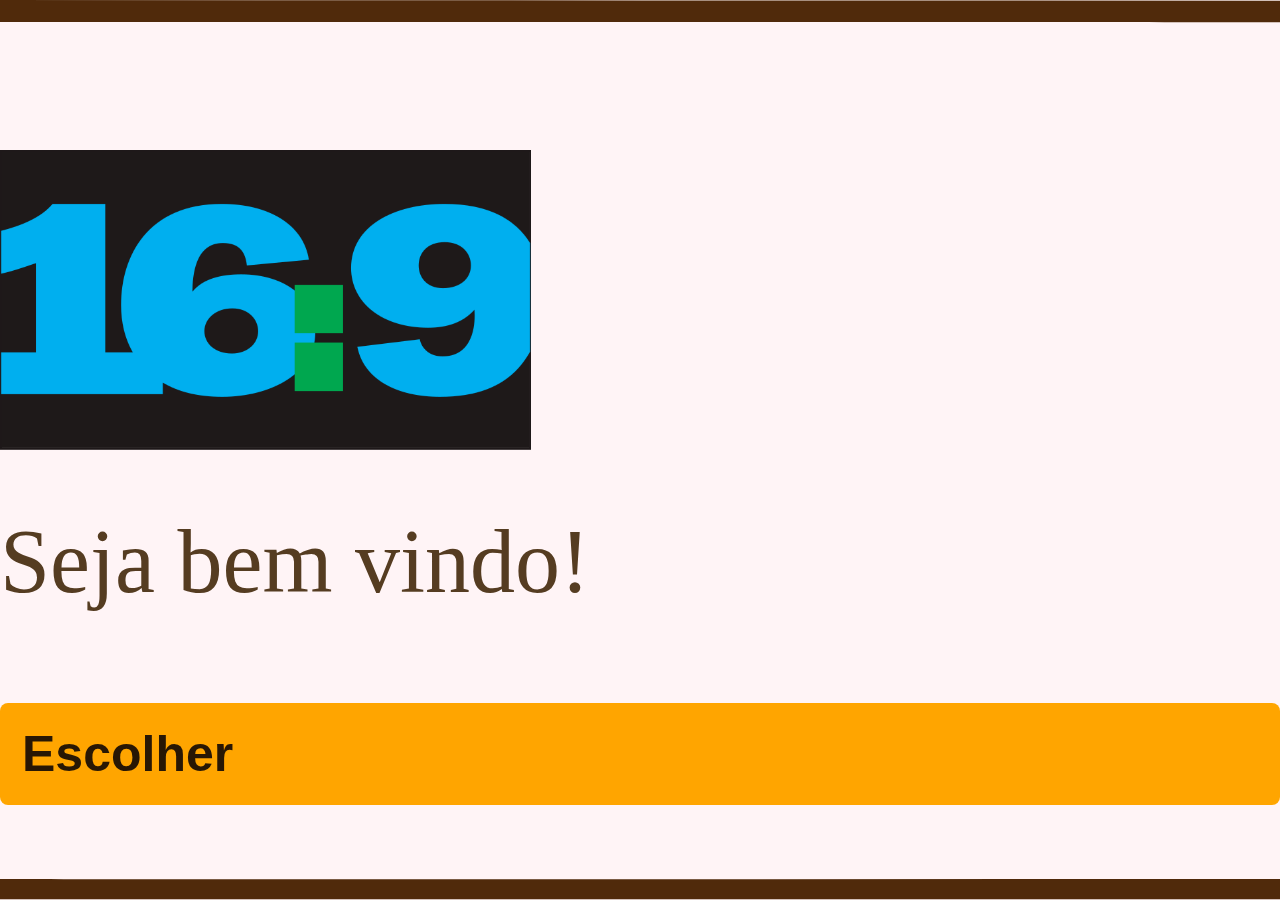
<file: pages/index.html>
<!DOCTYPE html>
<html>

<head>
  <meta charset="UTF-8">
  <title>Página inicial</title>
  <link rel="stylesheet" href="/styles/index/styles.css">
  <script src="/scripts/index/script.js" defer></script>
</head>

<body>
  <img src="/assets/img/logo.png" alt="Logotipo da marca">
  <h1>Seja bem vindo!</h1>
  <a href="./menu.html">Escolher</a>
</body>

</html>
</file>
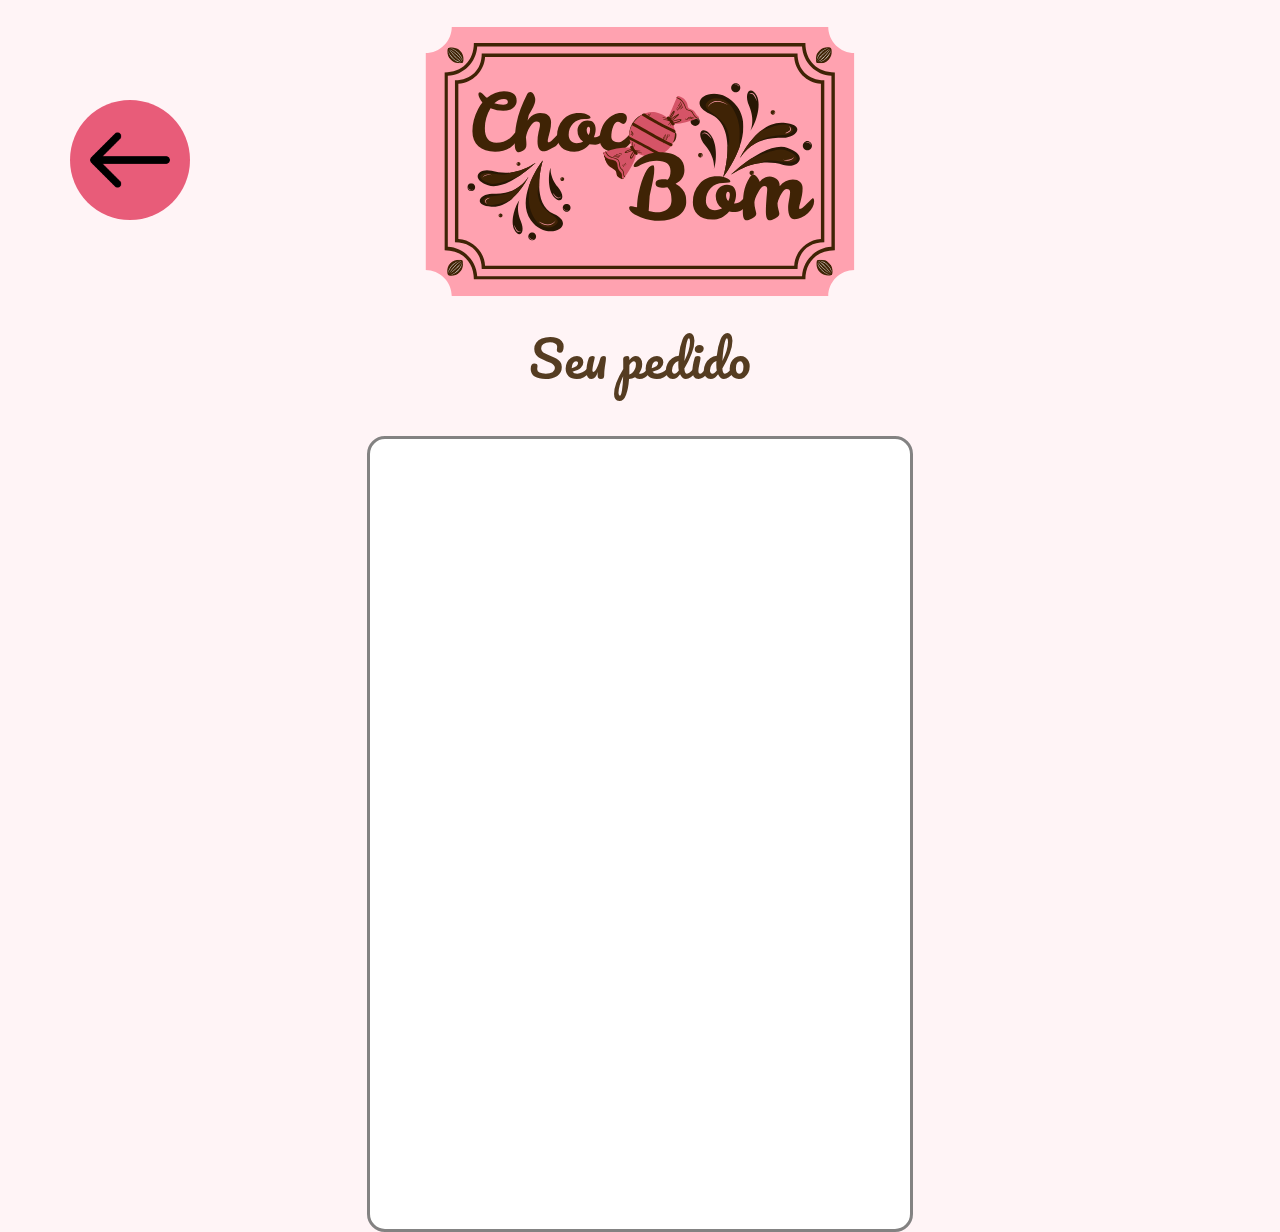
<file: pages/checkout.html>
<!DOCTYPE html>
<html>

<head>
  <meta charset="UTF-8">
  <title>Checkout</title>
  <link href="https://fonts.googleapis.com/css2?family=Baloo+2&family=Pacifico&display=swap" rel="stylesheet">
  <link rel="stylesheet" href="/styles/checkout/styles.css">
  <script src="/scripts/checkout/script.js" defer></script>
</head>

<body>
  <div class="header">
    <a href="/pages/menu.html">
      <img class="seta"src="/assets/icons/seta_esquerda.png" alt="voltar">
    </a>
    <img class="logo" src="/assets/img/logo.svg" alt="Logotipo da marca">
  </div>
  <h1 class="seuPedido">Seu pedido</h1>
  <div class="fundoPedido">
    <div id="checkout">
      <!-- elemento será inserido pelo JavaScript -->
    </div>
    <div id="valorTotal">
      <!-- elemento será inserido pelo JavaScript -->
    </div>
  </div>
  <div id="finalizar">
    <!-- elemento será inserido pelo JavaScript -->
  </div>
</body>

</html>
</file>
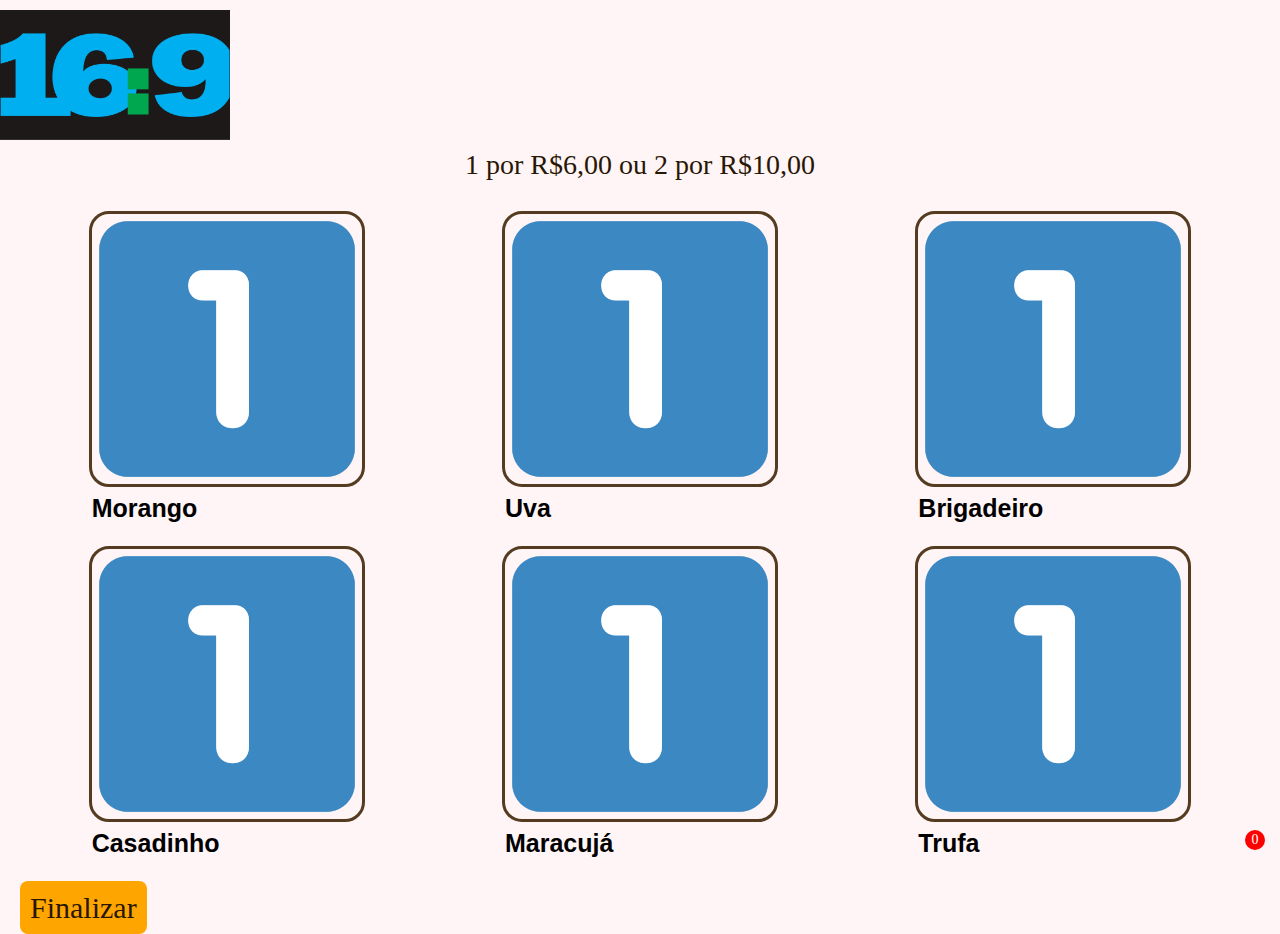
<file: pages/menu.html>
<!DOCTYPE html>
<html>

<head>
  <meta charset="UTF-8">
  <title>Menu de sabores</title>
  <link rel="stylesheet" href="/styles/menu/styles.css">
  <script src="/scripts/menu/script.js" defer></script>
</head>

<div class="logo">
  <img src="../assets/img/logo.png" alt="Logotipo da marca">
  <p>1 por R$6,00 ou 2 por R$10,00</p>
</div>
<div class="grid">
  <div class="catalogo">
    <div id="divMorango">
      <img class="bombom" src="../assets/img/bombom.png" alt="Bombom sabor morango">
      <h1>Morango</h1>
      <!-- botao para colocar no carrinho pelo javascript -->
    </div>
    <div id="divUva">
      <img class="bombom" src="../assets/img/bombom.png" alt="Bombom sabor uva">
      <h1>Uva</h1>
      <!-- botao para colocar no carrinho pelo javascript -->
    </div>
    <div id="divBrigadeiro">
      <img class="bombom" src="../assets/img/bombom.png" alt="Bombom sabor brigadeiro">
      <h1>Brigadeiro</h1>
      <!-- botao para colocar no carrinho pelo javascript -->
    </div>
    <div id="divCasadinho">
      <img class="bombom" src="../assets/img/bombom.png" alt="Bombom sabor casadinho">
      <h1>Casadinho</h1>
      <!-- botao para colocar no carrinho pelo javascript -->
    </div>
    <div id="divMaracuja">
      <img class="bombom" src="../assets/img/bombom.png" alt="Bombom sabor maracuja">
      <h1>Maracujá</h1>
      <!-- botao para colocar no carrinho pelo javascript -->
    </div>
    <div id="divTrufa">
      <img class="bombom" src="../assets/img/bombom.png" alt="Bombom sabor trufa">
      <h1>Trufa</h1>
      <!-- botao para colocar no carrinho pelo javascript -->
    </div>
  </div>
  <p id="totalBombom">0</p>
  <a href="./checkout.html" onclick="salvarJSON(bombom, numeroBombom)">Finalizar</a>
</div>

</html>
</file>
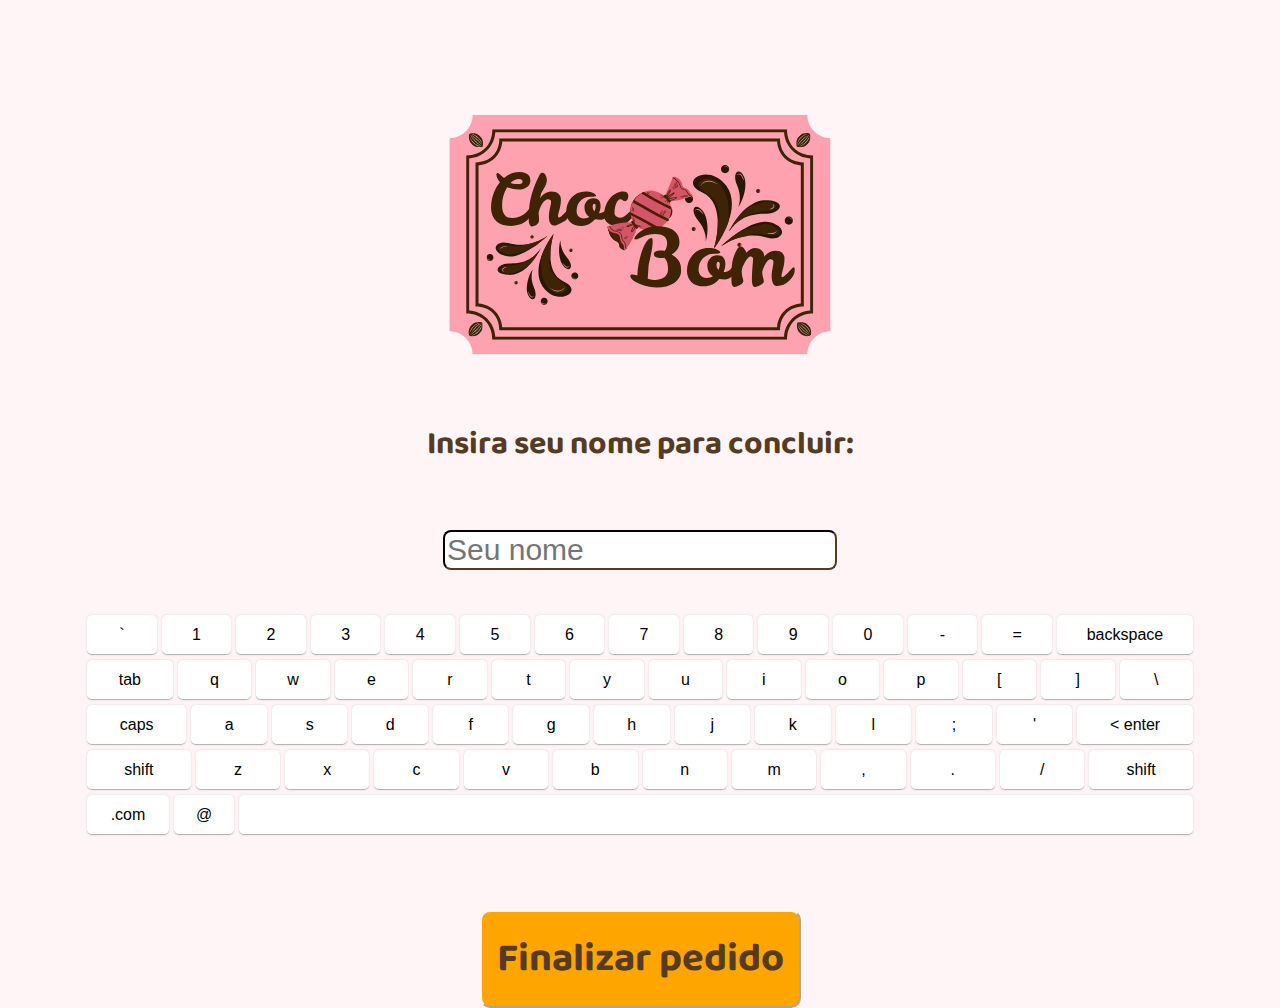
<file: pages/submitName.html>
<!DOCTYPE html>
<html>

<head>
  <meta charset="UTF-8">
  <title>Enviar pedido</title>
  <link href="https://fonts.googleapis.com/css2?family=Baloo+2&family=Pacifico&display=swap" rel="stylesheet">
  <link rel="stylesheet" href="/styles/submitName/styles.css">
  <script src="/scripts/submitName/script.js" defer></script>
  <link rel="stylesheet" href="/utils/keyboard/index.css">
  <script src="/utils/keyboard/index.js" defer></script>
</head>

<body>
  <div class="logo">
    <img src="/assets/img/logo.svg" alt="Logotipo da marca">
  </div>
  <div>
    <h1>Insira seu nome para concluir:</h1>
    <form id="formCliente">
      <input type="text" id="nome" placeholder="Seu nome" required>
      <div class="teclado">
        <div class="simple-keyboard"></div>
      </div>
      <button type="submit">Finalizar pedido</button>
    </form>
  </div>
</body>

</html>
</file>
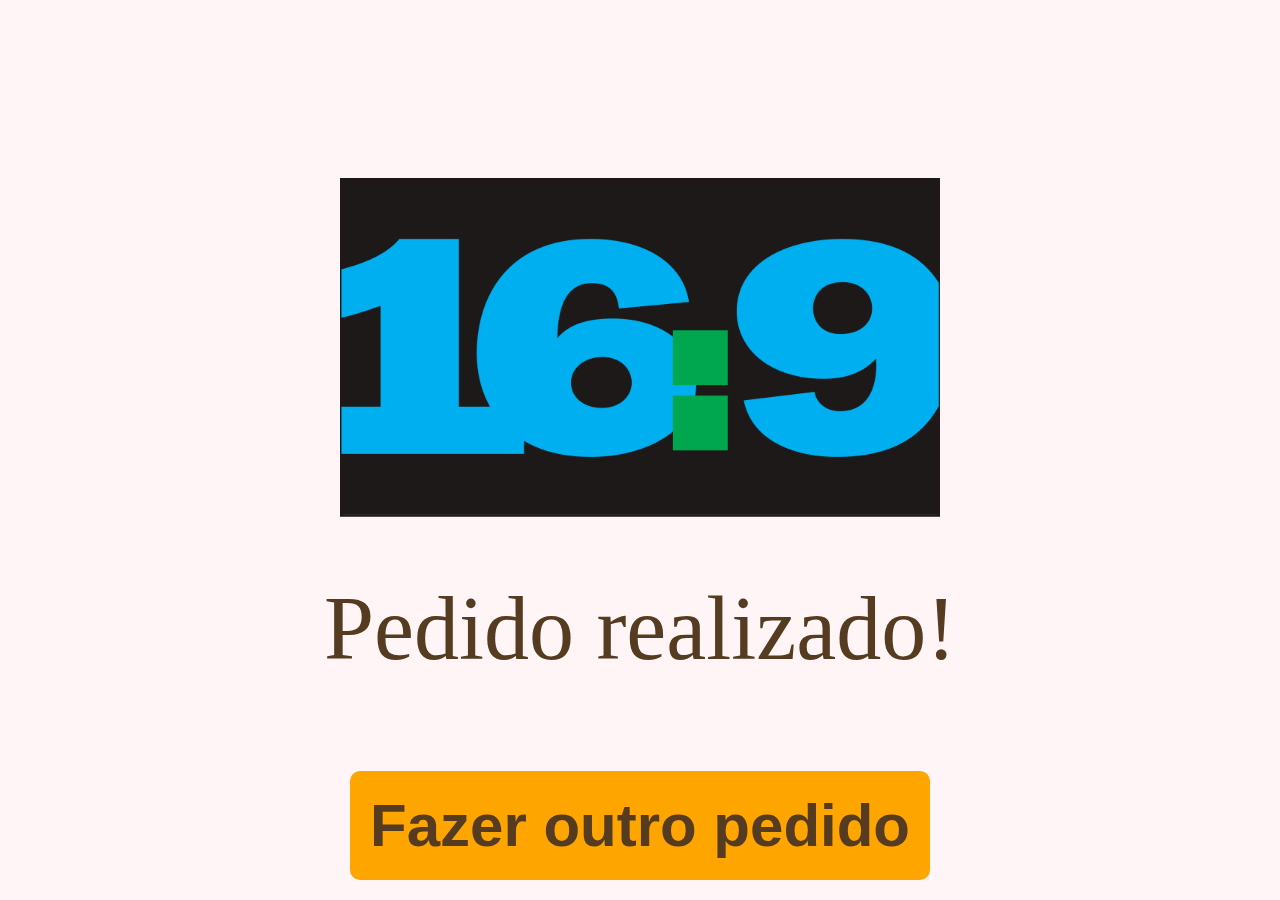
<file: pages/sucess.html>
<!DOCTYPE html>
<html>

<head>
  <meta charset="UTF-8">
  <title>Pedido feito</title>
  <link rel="stylesheet" href="/styles/sucess/style.css">
  <script src="/scripts/sucess/script.js"></script>
</head>

<body>
  <div>
    <img src="/assets/img/logo.png" alt="Logotipo da marca">
    <h1>Pedido realizado!</h1>
    <a href="./index.html">Fazer outro pedido</a>
  </div>
</body>

</html>
</file>
<file: styles/index/styles.css>
body {
    margin: 0px;
    padding: 00px;
    gap: 0px;
    height: 100vh;
    background-color: #fff4f6 ;
    background-image: url(/assets/img/moldura.svg);
    background-size: 1800px;         
    background-position: center;    
    background-repeat: no-repeat;
    overflow-y: hidden;
}

.bloco_principal {
    place-items: center;
}

img {
    display: block;
    margin: 0px;
    padding-top: 150px;
    height: 300px;
    width: auto;
    text-align: center;
}

h1 {
    margin: 0px;
    padding-top: 60px;
    font-size: 90px;
    color: #553c21;
    font-family: 'Pacifico', cursive;
    font-weight: lighter;
}

a {
    text-decoration: none;
    display: block;
    margin: 0px;
    margin-top: 7%;
    font-size: 50px;
    font-weight: bold;
    color: #281704;
    padding: 22px;
    background-color: orange ;
    border-radius: 8px;
    font-family: 'Baloo 2', sans-serif;
}
</file>
<file: styles/checkout/styles.css>
body{
    all: unset;
    margin: 0px;
    padding: 0px;
    gap: 0px;
    height: 100vh;
    background-color: #fff4f6 ;
}

.header {
    margin-top: 60px;
    display: flex;
    align-items: flex-start;
    position: relative;
}

.logo {
    width: 450px;
    height: auto;
    position: absolute;
    top: 50%;
    left: 50%;
    transform: translate(-50%, -50%);
}

.seta {
    width: 80px;
    height: auto;
    margin: 40px;
    margin-left: 70px;
    padding: 20px;
    border-radius: 50%;
    background-color: #e85c79;
}

.seuPedido{
    text-align: center;
    margin-top: 50px;
    font-family: 'Pacifico', cursive;
    color: #553c21;
    font-size: 50px;
    font-weight: lighter;
}

.fundoPedido{
    position: relative;
    width: 500px;
    height: 770px;
    justify-self: center;
    background-color: white;
    font-family: 'Baloo 2', sans-serif;
    padding: 10px;
    font-size: 35px;
    border: 3px solid;
    border-color:rgb(131, 130, 130);
    border-radius: 18px;
    font-weight: 550;
    padding-left: 30px;
}

#valorTotal{
    text-align: end;
    position: absolute;
    bottom: 0px;
    right: 30px;
    font-weight: bold;
}

#finalizar{
    text-align: right;
}

.concluirPedido {
    text-decoration: none;
    margin: 90px;
    padding: 15px;
    background-color: orange;
    font-size: 30px;
    border-radius: 8px;
    color: #281704;
    font-family: 'Baloo 2', sans-serif;
    font-weight: bold;
}
</file>
<file: styles/menu/styles.css>
body,
h1,
p {
  margin: 0px;
  padding: 0px;
}

body{
  background-color: #fff4f6 ;
}

.logo {
  display: block;
  place-items: center;
  width: 100%;
}

.logo img {
  width: 230px;
  height: auto;
  margin-top: 10px; 
}

.logo p {
  font-size: 28px;
  margin-top: 5px;
  color: #281704;
  font-family: 'Pacifico', cursive;
}

.catalogo {
  display: grid;
  gap: 20px;
  grid-template-columns: repeat(3, 1fr);
  margin: 30px;
  justify-items: center;
}

.bombom {
  width: 270px;
  height: auto;
  align-self: center;
  border: 3px solid;
  border-color: #553c21;
  border-radius: 20px;
}

h1 {
  margin: 3px;
  font-family: 'Baloo 2', sans-serif;
  font-size: 25px;
}

.botaoCarrinho, .botaoSemEstoque{
  all: unset;
  cursor: pointer;
  padding: 10px;
  width: 100%;
  border-radius: 8px;
  font-size: 20px;
  text-align: center;
}

.botaoCarrinho{
  background-color: #e85c79;
  color: whitesmoke;
  font-weight: bold;
}

.botaoSemEstoque {
  background-color: gray;
  color: whitesmoke;
}

.finalizar {
  text-align: right;
}

a {
  position: relative;
  text-decoration: none;
  margin: 20px;
  padding: 10px;
  background-color: orange;
  font-size: 30px;
  border-radius: 8px;
  color: #281704;
}

#totalBombom {
  position: absolute;
  bottom: 50px;     
  right: 15px;     
  background: red;
  color: white;
  border-radius: 50%;
  width: 20px;
  height: 20px;
  text-align: center;
  font-size: 14px;
  line-height: 20px;
}
</file>
<file: styles/submitName/styles.css>
body {
    all: unset;
    background-color: #fff4f6;
}

.logo, h1, form {
    text-align: center;
    font-family: 'Baloo 2', sans-serif;
}

.logo img {
    width: 400px;
    height: auto;
    margin-top: 110px;
    margin-bottom: 30px;
}

h1 {
    margin-bottom: 60px;
    font-family: 'Baloo 2', sans-serif;
    color: #553c21;
    font-weight: bold;
}

#nome {
    border-radius: 8px;
    background-color: white;
    font-size: 30px;
    line-height: 30px;
    border-color: #553c21;
    margin-bottom: 20px;
}

.teclado {
    display: flex;
    justify-content: center;
    margin: 20px;
}

#formCliente button {
    font-size: 40px;
    background-color: orange;
    border-color: #fff4f6;
    padding: 15px;
    border-radius: 10px;
    color: #553c21;
    margin-top: 50px;
    font-family: 'Baloo 2', sans-serif;
    font-weight: bold;
}
</file>
<file: utils/keyboard/index.css>
/*!
 * 
 *   simple-keyboard v3.8.60
 *   https://github.com/hodgef/simple-keyboard
 *
 *   Copyright (c) Francisco Hodge (https://github.com/hodgef) and project contributors.
 *
 *   This source code is licensed under the MIT license found in the
 *   LICENSE file in the root directory of this source tree.
 *
 */
.hg-theme-default {
  background-color: #fff4f6;
  border-radius: 5px;
  box-sizing: border-box;
  font-family: HelveticaNeue-Light, Helvetica Neue Light, Helvetica Neue,
    Helvetica, Arial, Lucida Grande, sans-serif;
  overflow: hidden;
  padding: 5px;
  touch-action: manipulation;
  -webkit-user-select: none;
  -moz-user-select: none;
  user-select: none;
  width: 90%;
}
.hg-theme-default .hg-button span,
.hg-theme-default .hg-button span svg {
  pointer-events: none;
}
.hg-theme-default button.hg-button {
  border-width: 0;
  font-size: inherit;
  outline: 0;
}
.hg-theme-default .hg-button {
  display: inline-block;
  flex-grow: 1;
}
.hg-theme-default .hg-row {
  display: flex;
}
.hg-theme-default .hg-row:not(:last-child) {
  margin-bottom: 5px;
}
.hg-theme-default .hg-row .hg-button-container,
.hg-theme-default .hg-row .hg-button:not(:last-child) {
  margin-right: 5px;
}
.hg-theme-default .hg-row > div:last-child {
  margin-right: 0;
}
.hg-theme-default .hg-row .hg-button-container {
  display: flex;
}
.hg-theme-default .hg-button {
  align-items: center;
  background: #fff;
  border-bottom: 1px solid #b5b5b5;
  border-radius: 5px;
  box-shadow: 0 0 3px -1px rgba(0, 0, 0, 0.3);
  box-sizing: border-box;
  cursor: pointer;
  display: flex;
  height: 40px;
  justify-content: center;
  padding: 5px;
  -webkit-tap-highlight-color: rgba(0, 0, 0, 0);
}
.hg-theme-default .hg-button.hg-standardBtn {
  width: 20px;
}
.hg-theme-default .hg-button.hg-activeButton {
  background: #efefef;
}
.hg-theme-default.hg-layout-numeric .hg-button {
  align-items: center;
  display: flex;
  height: 60px;
  justify-content: center;
  width: 33.3%;
}
.hg-theme-default .hg-button.hg-button-numpadadd,
.hg-theme-default .hg-button.hg-button-numpadenter {
  height: 85px;
}
.hg-theme-default .hg-button.hg-button-numpad0 {
  width: 105px;
}
.hg-theme-default .hg-button.hg-button-com {
  max-width: 85px;
}
.hg-theme-default .hg-button.hg-standardBtn.hg-button-at {
  max-width: 45px;
}
.hg-theme-default .hg-button.hg-selectedButton {
  background: rgba(5, 25, 70, 0.53);
  color: #fff;
}
.hg-theme-default .hg-button.hg-standardBtn[data-skbtn=".com"] {
  max-width: 82px;
}
.hg-theme-default .hg-button.hg-standardBtn[data-skbtn="@"] {
  max-width: 60px;
}
.hg-candidate-box {
  background: #ececec;
  border-bottom: 2px solid #b5b5b5;
  border-radius: 5px;
  display: inline-flex;
  margin-top: -10px;
  position: absolute;
  transform: translateY(-100%);
  -webkit-user-select: none;
  -moz-user-select: none;
  user-select: none;
}
ul.hg-candidate-box-list {
  display: flex;
  flex: 1;
  list-style: none;
  margin: 0;
  padding: 0;
}
li.hg-candidate-box-list-item {
  align-items: center;
  display: flex;
  height: 40px;
  justify-content: center;
  width: 40px;
}
li.hg-candidate-box-list-item:hover {
  background: rgba(0, 0, 0, 0.03);
  cursor: pointer;
}
li.hg-candidate-box-list-item:active {
  background: rgba(0, 0, 0, 0.1);
}
.hg-candidate-box-prev:before {
  content: "◄";
}
.hg-candidate-box-next:before {
  content: "►";
}
.hg-candidate-box-next,
.hg-candidate-box-prev {
  align-items: center;
  color: #969696;
  cursor: pointer;
  display: flex;
  padding: 0 10px;
}
.hg-candidate-box-next {
  border-bottom-right-radius: 5px;
  border-top-right-radius: 5px;
}
.hg-candidate-box-prev {
  border-bottom-left-radius: 5px;
  border-top-left-radius: 5px;
}
.hg-candidate-box-btn-active {
  color: #444;
}
</file>
<file: styles/sucess/style.css>
body {
    height: 98vh;
    background-color: #fff4f6 ;
    background-image: url(/assets/img/moldura.svg);
    background-size: 2350px;         
    background-position: center;    
    background-repeat: no-repeat;
}

div {
  display: flex;                
    justify-content: center;     
    align-items: center;         
    flex-direction: column;     
    text-align: center;          
}

img {
    padding-top: 170px;
    width: 600px;
    height: auto;
}

h1 {
    font-family: 'Pacifico', cursive;
    font-size: 90px;
    font-weight: lighter;
    color: #553c21;
    padding-bottom: 30px;
}

a {
  text-decoration: none;
  font-family: 'Baloo 2', sans-serif;
  font-size: 60px;
  background-color: orange;
  padding: 20px;
  font-weight: bold;
  border-radius: 10px;
  color: #553c21;
}
</file>
